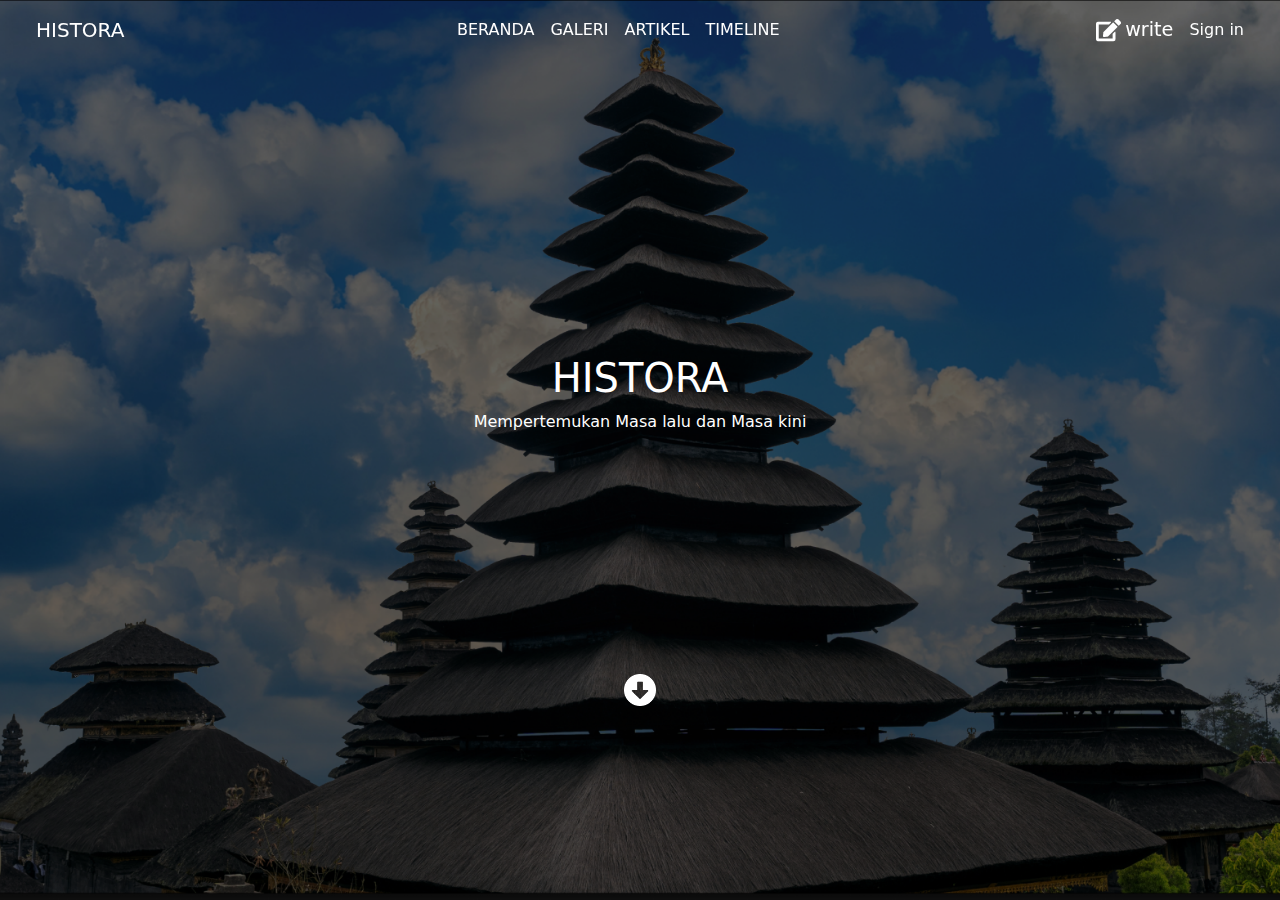
<file: index.html>
<!DOCTYPE html>
<html lang="en">
  <head>
    <meta charset="utf-8" />
    <meta name="viewport" content="width=device-width, initial-scale=1" />
    <title>Histora</title>
    <link
      href="https://cdn.jsdelivr.net/npm/bootstrap@5.3.3/dist/css/bootstrap.min.css"
      rel="stylesheet"
      integrity="sha384-QWTKZyjpPEjISv5WaRU9OFeRpok6YctnYmDr5pNlyT2bRjXh0JMhjY6hW+ALEwIH"
      crossorigin="anonymous"
    />
    <link rel="stylesheet" href="./assets/css/index.css" />
  </head>
  <body>

    <!-- homepage -->
    <header id="header">
      <nav class="navbar navbar-header fixed-top navbar-expand-lg mx-4">
        <div class="container-fluid">
          <a class="navbar-brand text-link" href="#">HISTORA</a>
          <button
            class="navbar-toggler"
            type="button"
            data-bs-toggle="collapse"
            data-bs-target="#navbarText"
            aria-controls="navbarText"
            aria-expanded="false"
            aria-label="Toggle navigation"
          >
            <span class="navbar-toggler-icon"></span>
          </button>
          <div class="collapse navbar-collapse" id="navbarText">
            <ul class="navbar-nav mx-auto mb-2 mb-lg-0">
              <li class="nav-item">
                <a class="nav-link text-link" aria-current="page" href="#"
                  >BERANDA</a
                >
              </li>
              <li class="nav-item">
                <a class="nav-link text-link" href="#">GALERI</a>
              </li>
              <li class="nav-item">
                <a class="nav-link text-link" href="#">ARTIKEL</a>
              </li>
              <li class="nav-item">
                <a class="nav-link text-link" href="#">TIMELINE</a>
              </li>
            </ul>
            <div class="navbar-text text-link d-flex gap-3">
              <button class="write gap-1">
                <img src="./assets/icon/Vector-write.png" class="" alt="" />
                <p class="text-write">write</p>
              </button>
              <button class="ButtonSign">Sign in</button>
            </div>
          </div>
        </div>
      </nav>
      <section class="d-flex justify-content-center beranda">
        <div class="title_judul">
          <div class="main">
            <h1 class="judul">HISTORA</h1>
            <p class="tagline">Mempertemukan Masa lalu dan Masa kini</p>
          </div>
          <button class="button">
            <img src="./assets/icon/Vector-arrow-down.png" alt="" />
          </button>
        </div>
      </section>
    </header>
    <!-- homepage -->

    <div class="highlight">

    </div>

    <script
      src="https://cdn.jsdelivr.net/npm/bootstrap@5.3.3/dist/js/bootstrap.bundle.min.js"
      integrity="sha384-YvpcrYf0tY3lHB60NNkmXc5s9fDVZLESaAA55NDzOxhy9GkcIdslK1eN7N6jIeHz"
      crossorigin="anonymous"
    ></script>
  </body>
</html>
</file>
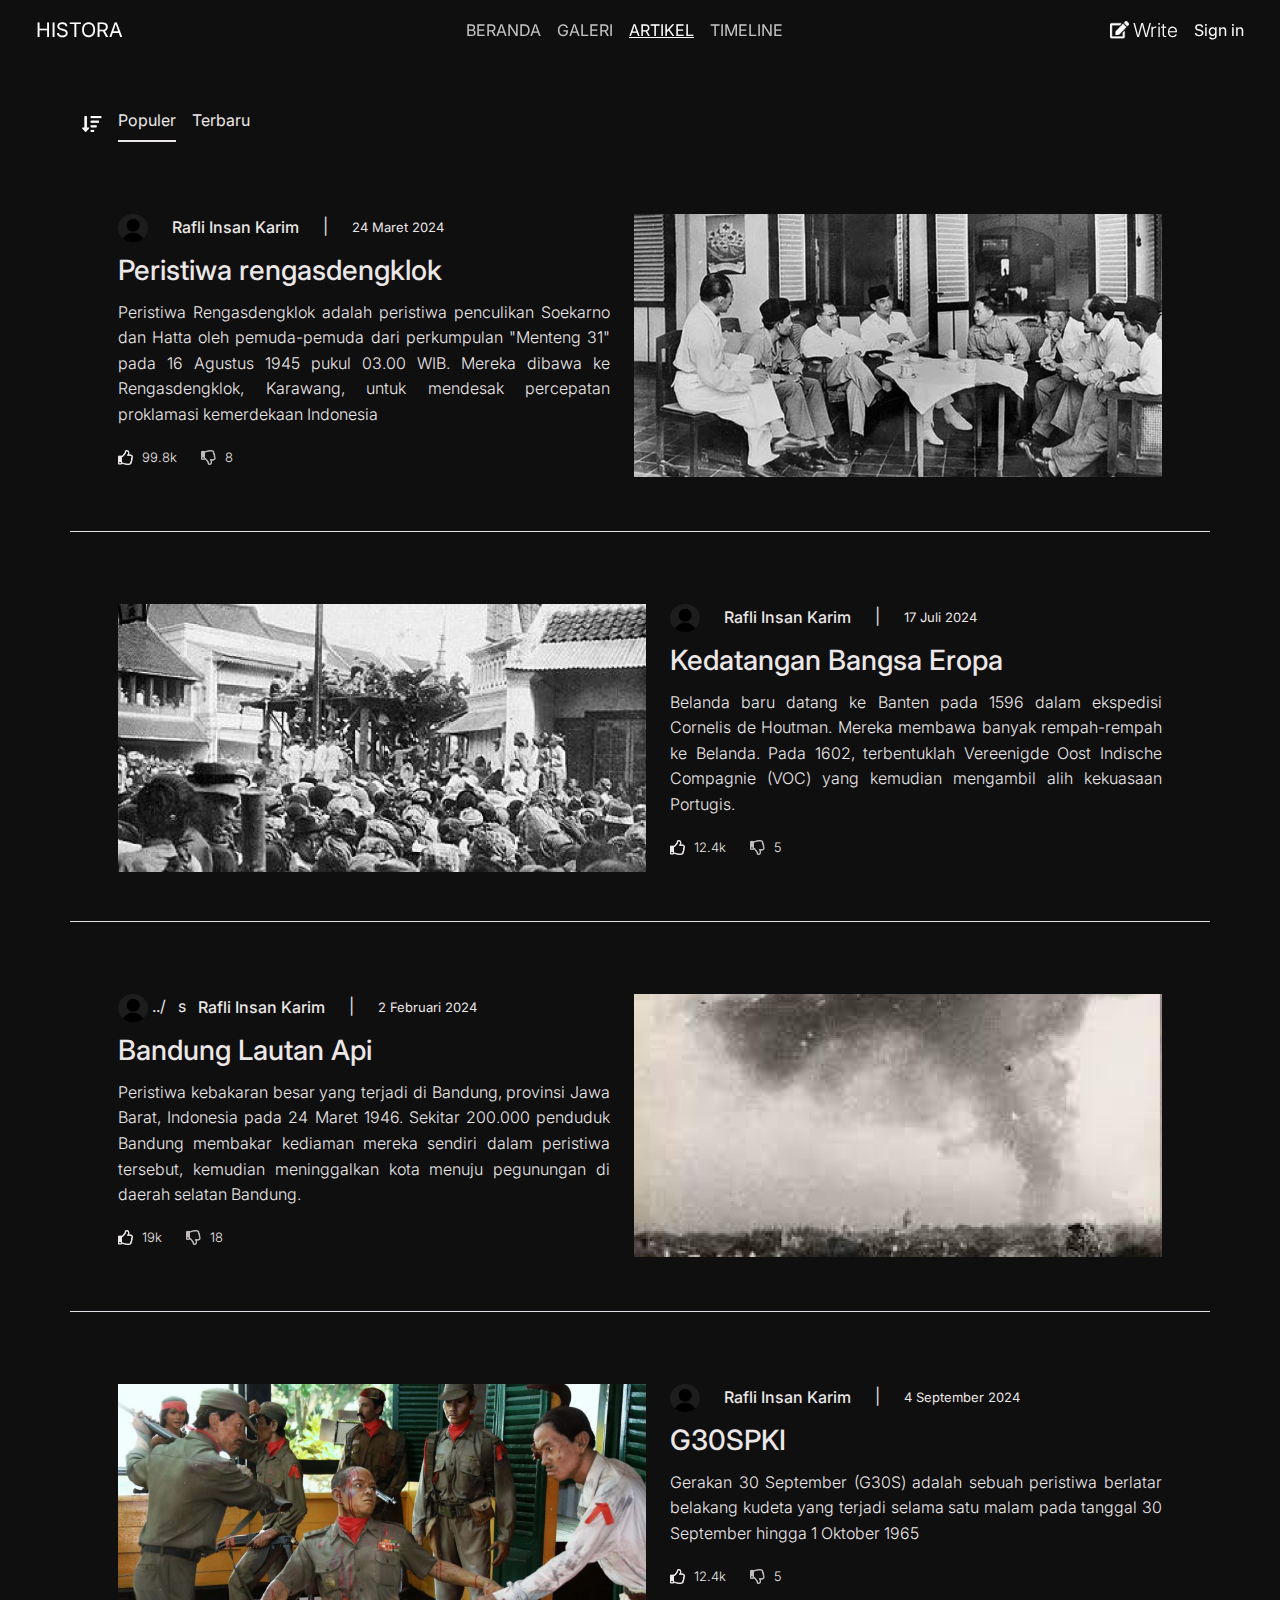
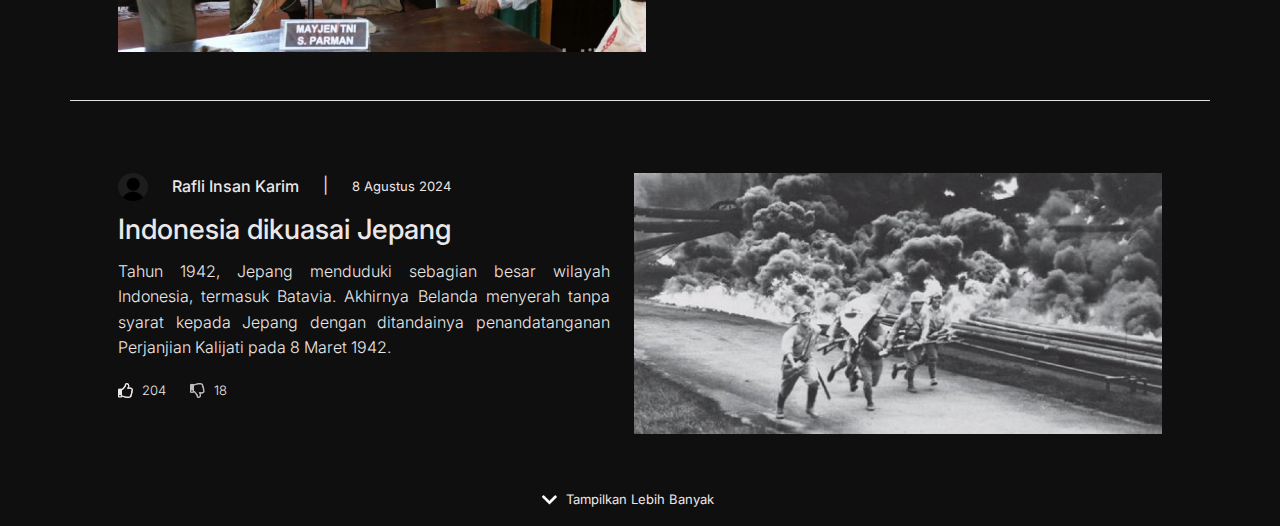
<file: pages/artikel.html>
<!doctype html>
<html lang="en">
  <head>
    <meta charset="utf-8">
    <meta name="viewport" content="width=device-width, initial-scale=1">
    <title>Artikel</title>
    <!-- Boostrap -->
    <link href="https://cdn.jsdelivr.net/npm/bootstrap@5.3.3/dist/css/bootstrap.min.css" rel="stylesheet" integrity="sha384-QWTKZyjpPEjISv5WaRU9OFeRpok6YctnYmDr5pNlyT2bRjXh0JMhjY6hW+ALEwIH" crossorigin="anonymous">
    
    <!-- Css -->
    <link rel="stylesheet" href="../assets/css/artikel.css">
    <link rel="stylesheet" href="../assets/css/index.css">

    <!-- Fonts -->
    <link rel="preconnect" href="https://fonts.googleapis.com">
    <link rel="preconnect" href="https://fonts.gstatic.com" crossorigin>
    <link href="https://fonts.googleapis.com/css2?family=Inter:ital,opsz,wght@0,14..32,100..900;1,14..32,100..900&display=swap" rel="stylesheet">
  </head>
  <body>

<div class="artikel">
    
    <!-- Navbar Start -->
    <nav class="navbar blur navbar-header fixed-top navbar-expand-lg mx-4">
      <div class="container-fluid">
        <a class="navbar-brand text-link" href="#">HISTORA</a>
        <button
          class="navbar-toggler"
          type="button"
          data-bs-toggle="collapse"
          data-bs-target="#navbarText"
          aria-controls="navbarText"
          aria-expanded="false"
          aria-label="Toggle navigation"
        >
          <span class="navbar-toggler-icon"></span>
        </button>
        <div class="collapse navbar-collapse" id="navbarText">
          <ul class="navbar-nav mx-auto mb-2 mb-lg-0">
            <li class="nav-item">
              <a class="nav-link text-link opacity-75" aria-current="page" href="#"
                >BERANDA</a
              >
            </li>
            <li class="nav-item">
              <a class="nav-link text-link opacity-75" href="#">GALERI</a>
            </li>
            <li class="nav-item">
              <a class="nav-link text-link text-decoration-underline" href="#">ARTIKEL</a>
            </li>
            <li class="nav-item">
              <a class="nav-link text-link opacity-75" href="#">TIMELINE</a>
            </li>
          </ul>
          <div class="navbar-text text-link d-flex gap-3">
            <button class="write gap-1">
              <img src="../assets/icon/Vector-write.png" width="19" class="" alt="" />
              <p class="text-write fw-light">Write</p>
            </button>
            <button class="ButtonSign">Sign in</button>
          </div>
        </div>
      </div>
    </nav>
    <!-- Navbar End -->

    <!-- Filter Start -->
    <div class="container margin-bottom-navbar">
      <div class="row row-cols-auto">
        <div class="col">
          <ul class="nav nav-underline">
            <li>
              <a href=""><img src="../assets/img/img-artikel/filter-vector.png" class="mt-3" alt="" width="20" height="16"></a>
            </li>
            <li class="nav-item">
              <a class="nav-link active text-color fw-normal" aria-current="page" href="#">Populer</a>
            </li>
            <li class="nav-item">
              <a class="nav-link text-color" href="#">Terbaru</a>
            </li>
            </li>
          </ul>
        </div>
      </div>
    </div>
    <!-- Filter End -->

    <!-- Main Content Start -->
    <!-- 1 start-->
    <div class="container mt-4 border-bottom border-succes p-5">
      <div class="row">
      <div class="col">

        <div class="row row-cols-auto">
          <div class="col">
            <img src="../assets/img/img-artikel/avatar.png" alt="" width="30">
          </div>
          <h6 class="col mt-1">Rafli Insan Karim</h6>
          <p>|</p>
          <p class="ukuran mt-1">24 Maret 2024</p>
        </div>
        <div class="row">
          <h3 >Peristiwa rengasdengklok</h3>
        </div>
          <div class="row">
            <p class="mt-1 text-break line-spacing text-justify fw-light">Peristiwa Rengasdengklok adalah peristiwa penculikan Soekarno dan Hatta oleh pemuda-pemuda dari perkumpulan "Menteng 31" pada 16 Agustus 1945 pukul 03.00 WIB. Mereka dibawa ke Rengasdengklok, Karawang, untuk mendesak percepatan proklamasi kemerdekaan Indonesia</p>
          </div>
          <div class="row row-cols-auto">
            <div class="col">
              <img class="img-like" src="../assets/img/img-artikel/like.png" alt="">
            </div>
            <div class="col">
              <p class="uk-font mt-1 fw-light">99.8k</p>
            </div>
            <div class="col">
              <img class="img-like opacity" src="../assets/img/img-artikel/dislike.png" alt="">
            </div>
            <div class="col">
              <p class="uk-font mt-1 fw-light">8</p>
            </div>
          </div>
        </div>
      <div class="col">
        <img src="../assets/img/img-artikel/rengasdengklok.png" alt="" width="528">
      </div>
    </div>
    </div>
    <!-- 1 end -->
    <!-- 2 start -->

    <div class="container mt-4 border-bottom border-succes p-5">
      <div class="row">
        <div class="col">
          <img src="../assets/img/img-artikel/kedatanganBangsaEropa.png" alt="" width="528">
        </div>
        <div class="col">
          <div class="row row-cols-auto">
            <div class="col">
              <img src="../assets/img/img-artikel/avatar.png" alt="" width="30">
            </div>
            <h6 class="col mt-1">Rafli Insan Karim</h6>
            <p>|</p>
            <p class="ukuran mt-1">17 Juli 2024</p>
          </div>
          <div class="row">
            <h3 >Kedatangan Bangsa Eropa</h3>
          </div>
            <div class="row">
              <p class="mt-1 text-break line-spacing text-justify fw-light">Belanda baru datang ke Banten pada 1596 dalam ekspedisi Cornelis de Houtman. Mereka membawa banyak rempah-rempah ke Belanda. Pada 1602, terbentuklah Vereenigde Oost Indische Compagnie (VOC) yang kemudian mengambil alih kekuasaan Portugis.</p>
            </div>
            <div class="row row-cols-auto">
              <div class="col">
                <img class="img-like" src="../assets/img/img-artikel/like.png" alt="">
              </div>
              <div class="col">
                <p class="uk-font mt-1 fw-light">12.4k</p>
              </div>
              <div class="col">
                <img class="img-like opacity" src="../assets/img/img-artikel/dislike.png" alt="">
              </div>
              <div class="col">
                <p class="uk-font mt-1 fw-light">5</p>
              </div>
            </div>
          </div>
    </div>
    </div>

    <!-- 2 end -->
    <!-- 3 Start -->
    <div class="container mt-4 border-bottom border-succes p-5">
      <div class="row">
      <div class="col">

        <div class="row row-cols-auto">
          <div class="col">
            <img src="../assets/img/img-artikel/avatar.png" alt="" width="30">
          ../</div>s
          <h6 class="col mt-1">Rafli Insan Karim</h6>
          <p>|</p>
          <p class="ukuran mt-1">2 Februari 2024</p>
        </div>
        <div class="row">
          <h3 >Bandung Lautan Api</h3>
        </div>
          <div class="row">
            <p class="mt-1 text-break line-spacing text-justify fw-light">Peristiwa kebakaran besar yang terjadi di Bandung, provinsi Jawa Barat, Indonesia pada 24 Maret 1946. Sekitar 200.000 penduduk Bandung membakar kediaman mereka sendiri dalam peristiwa tersebut, kemudian meninggalkan kota menuju pegunungan di daerah selatan Bandung.</p>
          </div>
          <div class="row row-cols-auto">
            <div class="col">
              <img class="img-like" src="../assets/img/img-artikel/like.png" alt="">
            </div>
            <div class="col">
              <p class="uk-font mt-1 fw-light">19k</p>
            </div>
            <div class="col">
              <img class="img-like opacity" src="../assets/img/img-artikel/dislike.png" alt="">
            </div>
            <div class="col">
              <p class="uk-font mt-1 fw-light">18</p>
            </div>
          </div>
        </div>
      <div class="col">
        <img src="../assets/img/img-artikel/bdgLautanApi.png" alt="" width="528">
      </div>
    </div>
    </div>
    <!-- 3 End -->
    <!-- 4 Start -->
    <div class="container mt-4 border-bottom border-succes p-5">
      <div class="row">
        <div class="col">
          <img src="../assets/img/img-artikel/g30spki.png" alt="" width="528">
        </div>
        <div class="col">
          <div class="row row-cols-auto">
            <div class="col">
              <img src="../assets/img/img-artikel/avatar.png" alt="" width="30">
            </div>
            <h6 class="col mt-1">Rafli Insan Karim</h6>
            <p>|</p>
            <p class="ukuran mt-1">4 September 2024</p>
          </div>
          <div class="row">
            <h3 >G30SPKI</h3>
          </div>
            <div class="row">
              <p class="mt-1 text-break line-spacing text-justify fw-light">Gerakan 30 September (G30S) adalah sebuah peristiwa berlatar belakang kudeta yang terjadi selama satu malam pada tanggal 30 September hingga 1 Oktober 1965</p>
            </div>
            <div class="row row-cols-auto">
              <div class="col">
                <img class="img-like" src="../assets/img/img-artikel/like.png" alt="">
              </div>
              <div class="col">
                <p class="uk-font mt-1 fw-light">12.4k</p>
              </div>
              <div class="col">
                <img class="img-like opacity" src="../assets/img/img-artikel/dislike.png" alt="">
              </div>
              <div class="col">
                <p class="uk-font mt-1 fw-light">5</p>
              </div>
            </div>
          </div>
    </div>
    </div>
    <!-- 4 End -->
    <!-- 5 Start -->
    <div class="container mt-4 p-5">
      <div class="row">
      <div class="col">

        <div class="row row-cols-auto">
          <div class="col">
            <img src="../assets/img/img-artikel/avatar.png" alt="" width="30">
          </div>
          <h6 class="col mt-1">Rafli Insan Karim</h6>
          <p>|</p>
          <p class="ukuran mt-1">8 Agustus 2024</p>
        </div>
        <div class="row">
          <h3 >Indonesia dikuasai Jepang</h3>
        </div>
          <div class="row">
            <p class="mt-1 text-break line-spacing text-justify fw-light">Tahun 1942, Jepang menduduki sebagian besar wilayah Indonesia, termasuk Batavia. Akhirnya Belanda menyerah tanpa syarat kepada Jepang dengan ditandainya penandatanganan Perjanjian Kalijati pada 8 Maret 1942.</p>
          </div>
          <div class="row row-cols-auto">
            <div class="col">
              <img class="img-like" src="../assets/img/img-artikel/like.png" alt="">
            </div>
            <div class="col">
              <p class="uk-font mt-1 fw-light">204</p>
            </div>
            <div class="col">
              <img class="img-like opacity" src="../assets/img/img-artikel/dislike.png" alt="">
            </div>
            <div class="col">
              <p class="uk-font mt-1 fw-light">18</p>
            </div>
          </div>
        </div>
      <div class="col">
        <img src="../assets/img/img-artikel/indonesiaDikuasaiJepang.png" alt="" width="528">
      </div>
    </div>
    </div>
    <!-- 5 End -->

    <!-- see more start -->
    <div class="container mt-4 position-relative">
      <div class="row row-cols-auto position-absolute top-50 start-50 translate-middle">
        <div class="col">
          <img src="../assets/img/img-artikel/down.png" alt="" width="15">
        </div>
        <div class="col">
          <p class="uk-font mt-1">Tampilkan Lebih Banyak</p>
        </div>
      </div>
    </div>
    <!-- see more end -->
    <!-- Main Content End -->

</div>
    <script src="https://cdn.jsdelivr.net/npm/bootstrap@5.3.3/dist/js/bootstrap.bundle.min.js" integrity="sha384-YvpcrYf0tY3lHB60NNkmXc5s9fDVZLESaAA55NDzOxhy9GkcIdslK1eN7N6jIeHz" crossorigin="anonymous"></script>
  </body>
</html>
</file>
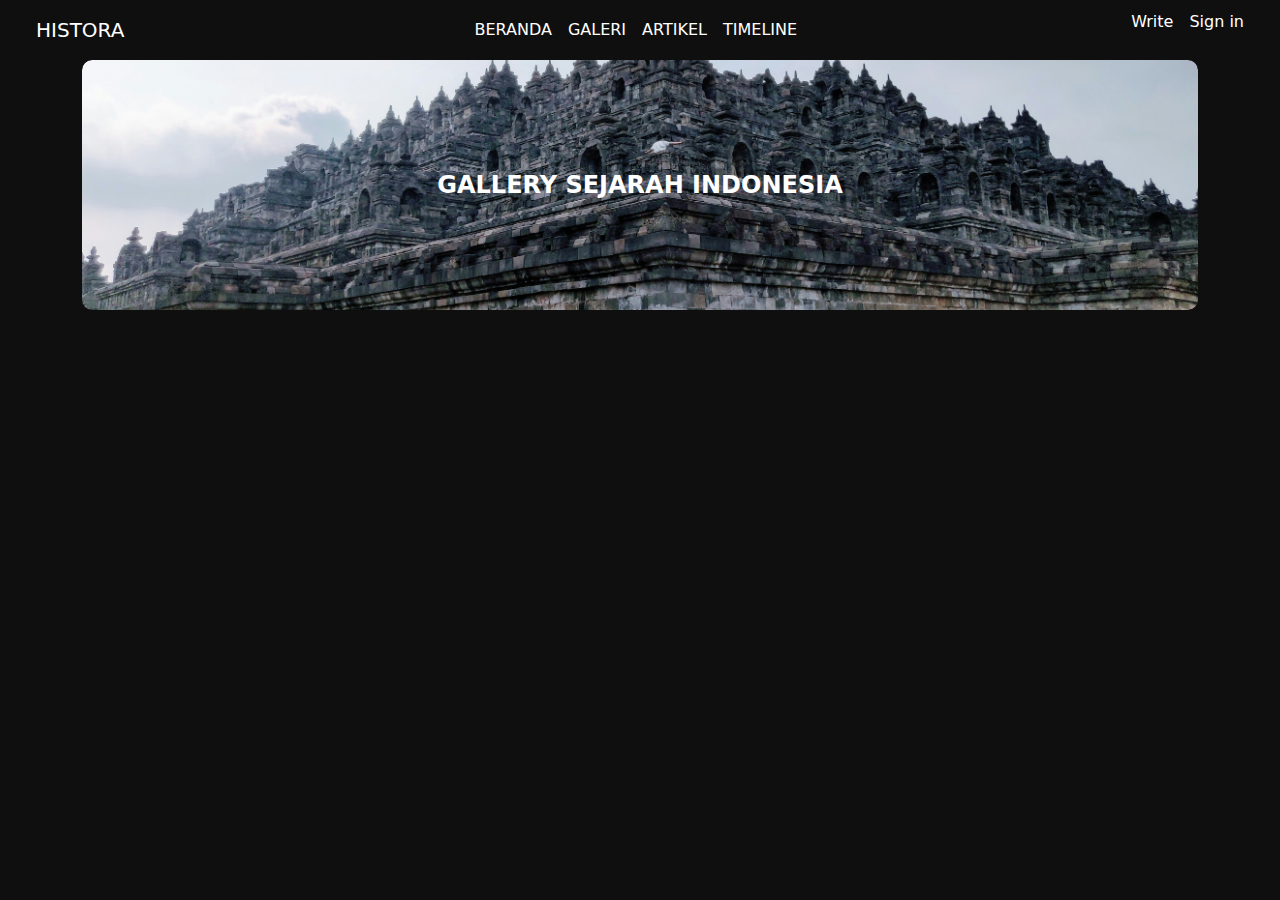
<file: pages/galeri.html>
<!doctype html>
<html lang="en">
  <head>
    <meta charset="utf-8">
    <meta name="viewport" content="width=device-width, initial-scale=1">
    <title>Histora</title>
    <link rel="stylesheet" href="../assets/css/index.css">
    <link href="https://cdn.jsdelivr.net/npm/bootstrap@5.3.3/dist/css/bootstrap.min.css" rel="stylesheet" integrity="sha384-QWTKZyjpPEjISv5WaRU9OFeRpok6YctnYmDr5pNlyT2bRjXh0JMhjY6hW+ALEwIH" crossorigin="anonymous">
  </head>
  <body >
    
    <!-- navbar Page Gallery -->
    <nav class="navbar navbar-header navbar-expand-lg mx-4">
        <div class="container-fluid">
          <a class="navbar-brand text-link" href="#">HISTORA</a>
          <button
            class="navbar-toggler"
            type="button"
            data-bs-toggle="collapse"
            data-bs-target="#navbarText"
            aria-controls="navbarText"
            aria-expanded="false"
            aria-label="Toggle navigation"
          >
            <span class="navbar-toggler-icon"></span>
          </button>
          <div class="collapse navbar-collapse" id="navbarText">
            <ul class="navbar-nav mx-auto mb-2 mb-lg-0">
              <li class="nav-item">
                <a class="nav-link text-link" aria-current="page" href="#"
                  >BERANDA</a
                >
              </li>
              <li class="nav-item">
                <a class="nav-link text-link" href="#">GALERI</a>
              </li>
              <li class="nav-item">
                <a class="nav-link text-link" href="#">ARTIKEL</a>
              </li>
              <li class="nav-item">
                <a class="nav-link text-link" href="#">TIMELINE</a>
              </li>
            </ul>
            <div class="navbar-text text-link d-flex gap-3">
              <p>Write</p>
              <p>Sign in</p>
            </div>
          </div>
        </div>
      </nav>
      <!-- end navbar -->

    <!-- image Gallery -->
    <div class="container text-center">
      <div class="row">
        <div class="col align-self-center">
          <div class="galley-section-container">
            <div class="gallery-section">
               <img src="../assets/img/img-gallery/img-gallery.jpg" alt="">
               <div class="gallery-text">GALLERY SEJARAH INDONESIA</div>
            </div>
           </div>
        </div>
      </div>
    </div>



    <script src="https://cdn.jsdelivr.net/npm/bootstrap@5.3.3/dist/js/bootstrap.bundle.min.js" integrity="sha384-YvpcrYf0tY3lHB60NNkmXc5s9fDVZLESaAA55NDzOxhy9GkcIdslK1eN7N6jIeHz" crossorigin="anonymous"></script>
  </body>
</html>
</file>
<file: assets/css/index.css>
* {
  padding: 0;
  margin: 0;
  box-sizing: border-box;
}

body {
  background-color: #0f0f0f;
 background-color: #0F0F0F !important;
}

#header {
  background-image: url("../img/img-homePage.png");
  width: 100%;
  height: 100vh;
  background-size: cover;
  background-repeat: no-repeat;
  background-position: center;
}
#header .beranda {
  height: 100vh;
  align-items: center;
  text-align: center;
}
#header .beranda .button {
  background: transparent;
  border: none;
}

#header .beranda .title_judul .main {
  margin-top: 10rem;
  margin-bottom: 15rem;
  color: #ffff;
}

#header .beranda .button img {
  width: 2rem;
}

.navbar-header {
  height: 60px;
}

.text-link {
  color: #ffff;
}
.write {
  background: transparent;
  border: none;
  display: flex;
  align-items: center;
  font-size: 1.2rem;
}
.text-write {
  color: #ffff;
  margin: 0;
}
.ButtonSign {
  background: transparent;
  border: none;
  color: #ffff;
}
.text-link{
 color: #ffff !important;
}
.gallery-section-container {
  margin-top: 20px;
  display: flex;
  justify-content: center;
}
  .gallery-section {
    width: 100%;
    max-width: 1200px;
    height: 250px;
    background-size: cover;
    background-position: center;
    border-radius: 10px;
    overflow: hidden;
    display: flex;
    align-items: center;
    justify-content: center;
    background-color: #333;
    position: relative;
}

.gallery-section img {
  width: 100%;
  height: 100%;
  object-fit: cover;
  border-radius: 10px;
}

.gallery-text {
  position: absolute;
  color: #ffffff;
  font-size: 24px;
  font-weight: bold;
  z-index: 2;
  text-align: center;
  padding: 10px;
  border-radius: 5px;
}
</file>
<file: assets/css/artikel.css>
body {
    background-color: hsl(0, 0%, 10%);
    color: #ece7e7;
    font-family: 'Inter';
    
}

.img-like {
    width: 15px;
    height: 15px;
}

.uk-font {
    margin-left: -15px;
    font-size: small;
}

.ukuran {
    font-size: small;
}

.line-spacing {
    line-height: 1.6;
}

.text-justify{
    text-align: justify;
}

.margin-bottom-navbar {
    margin-top: 100px;
}

.text-color {
    color: #ece7e7 !important;
}

.blur {
    backdrop-filter: blur(10px);
}

.opacity {
    opacity: .80;
}
</file>
